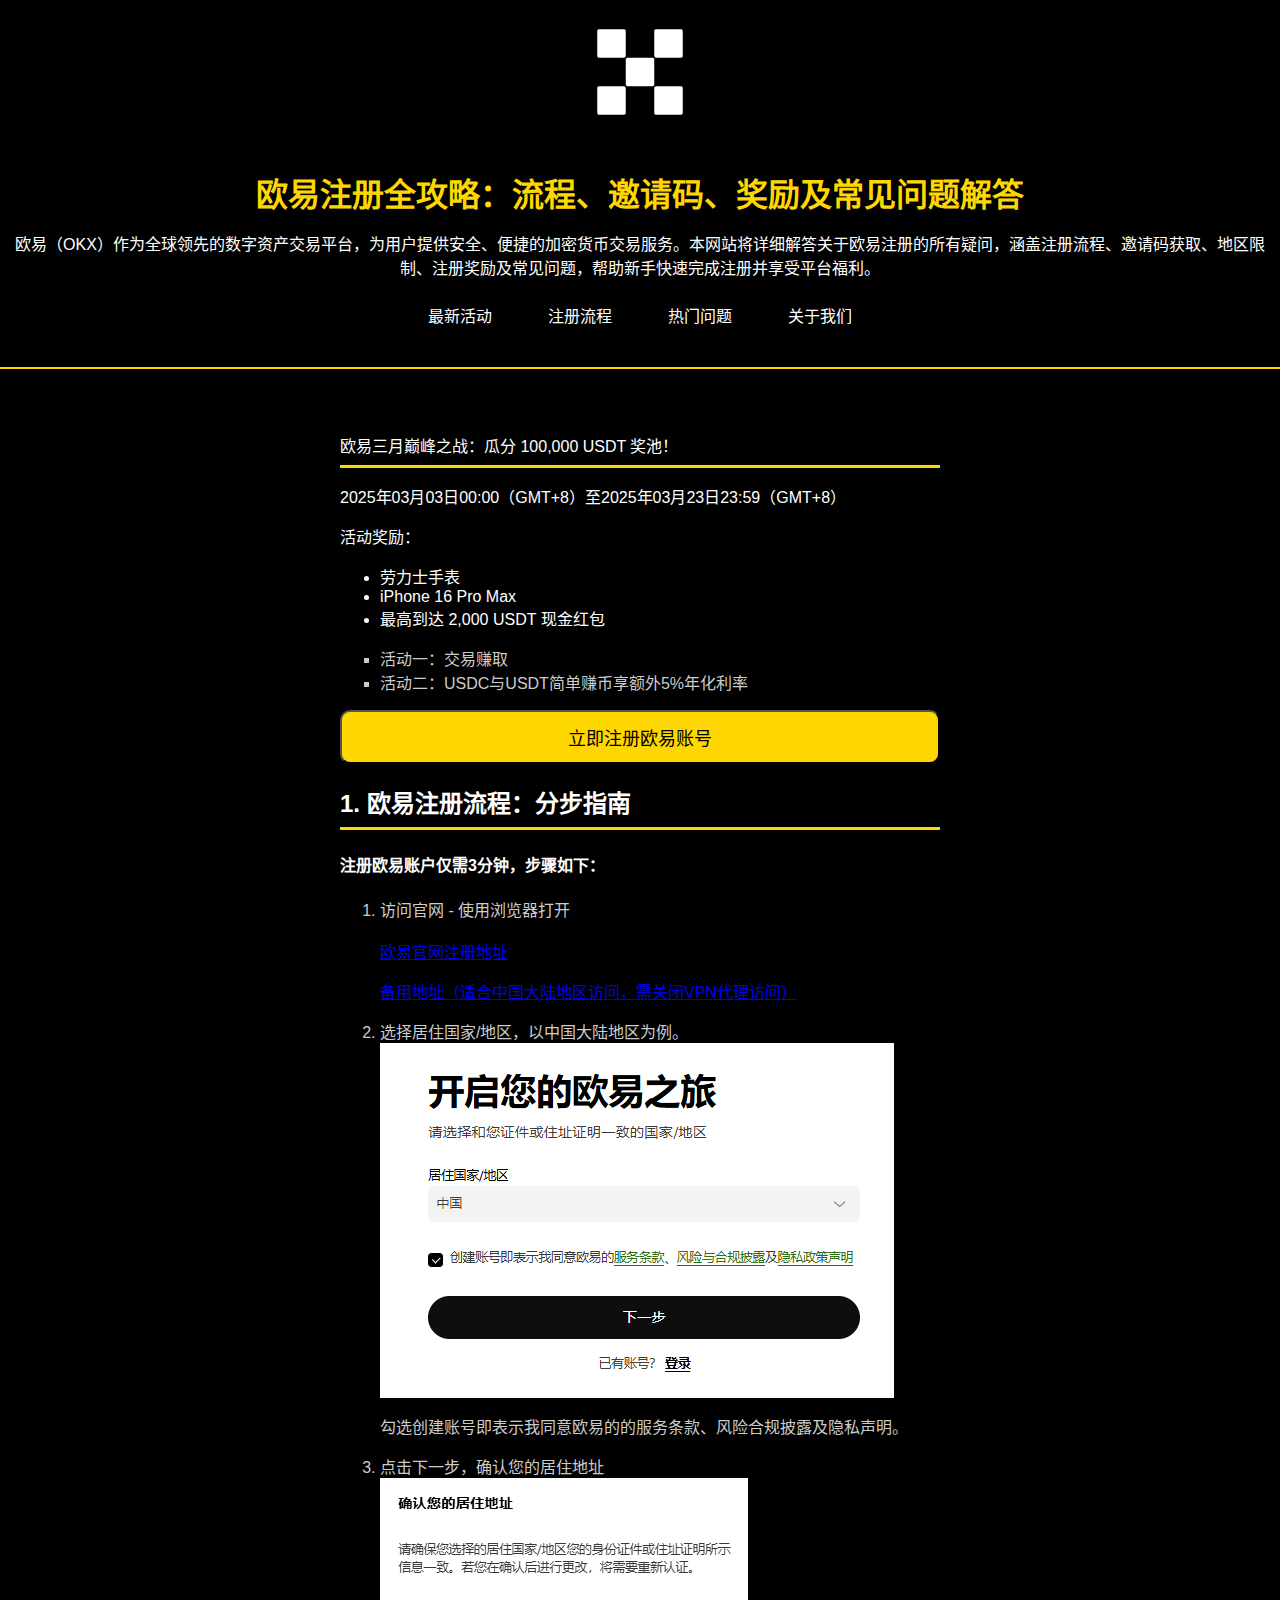
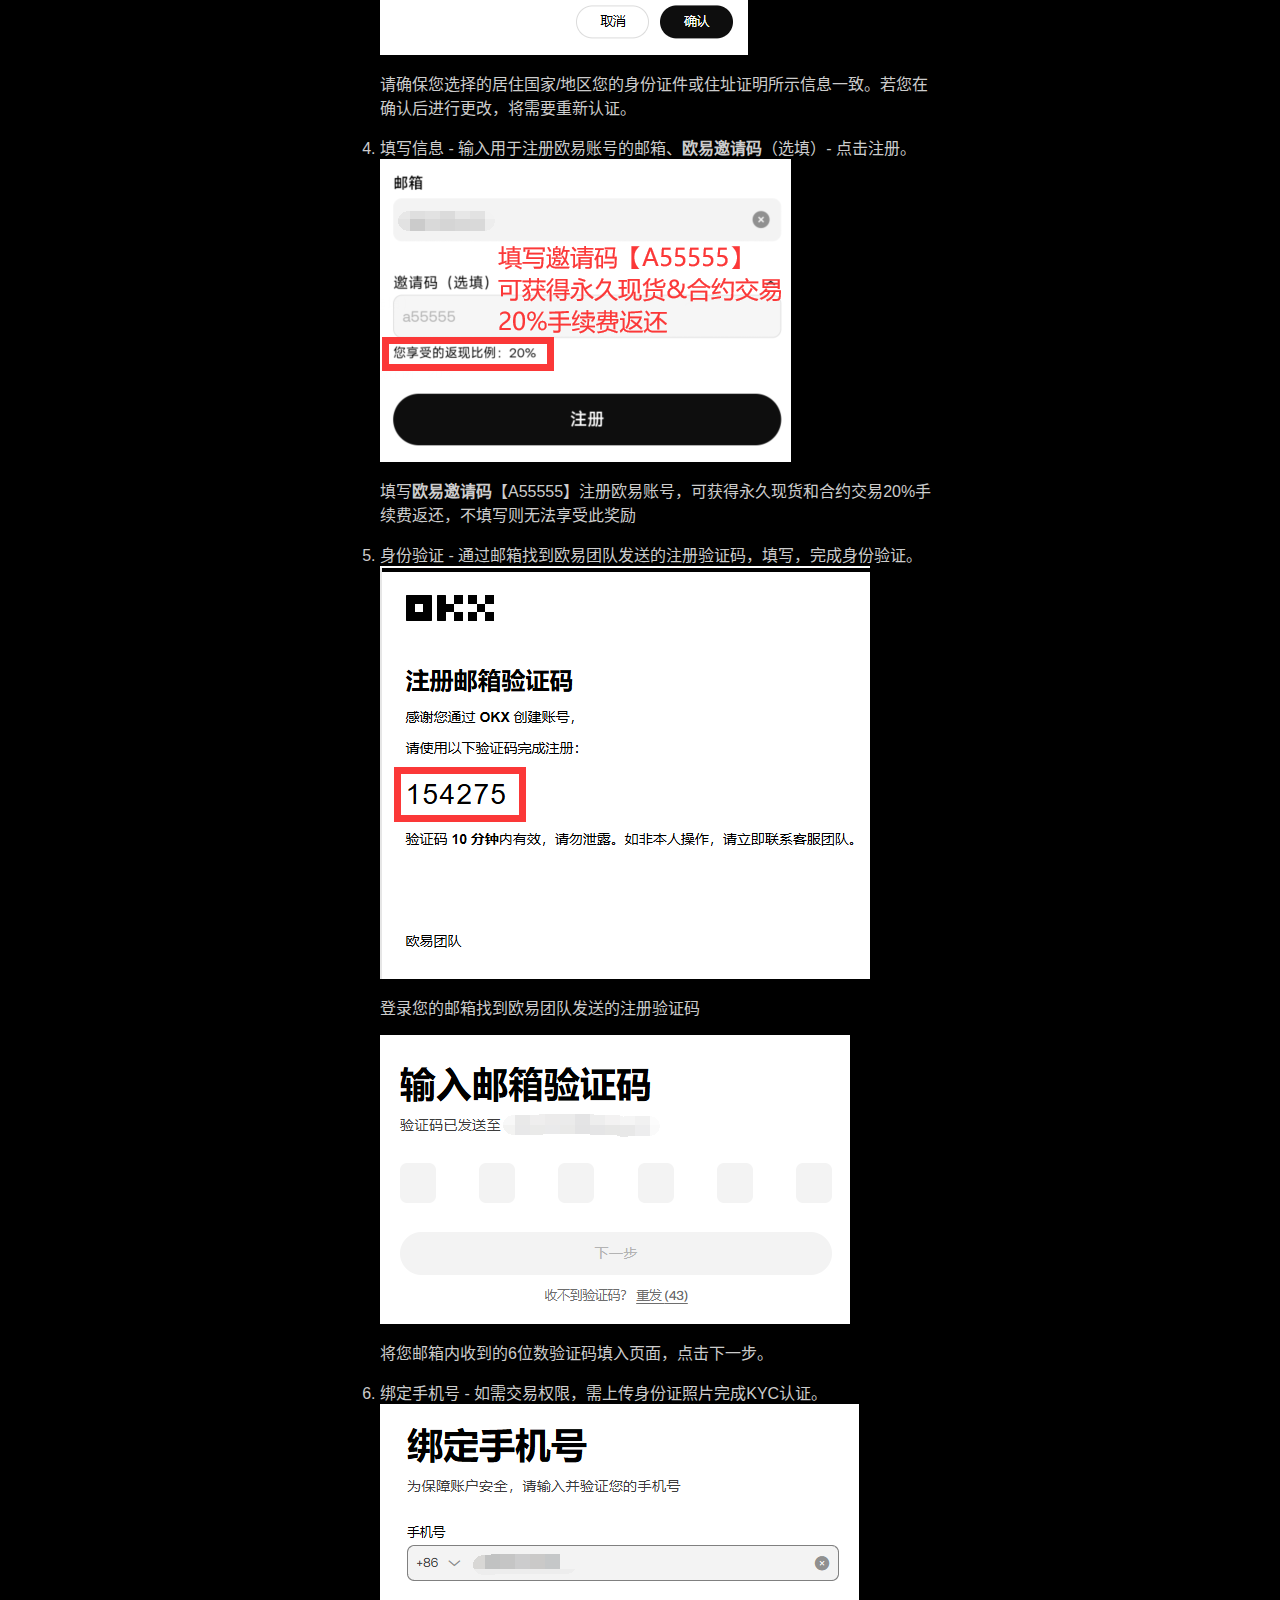
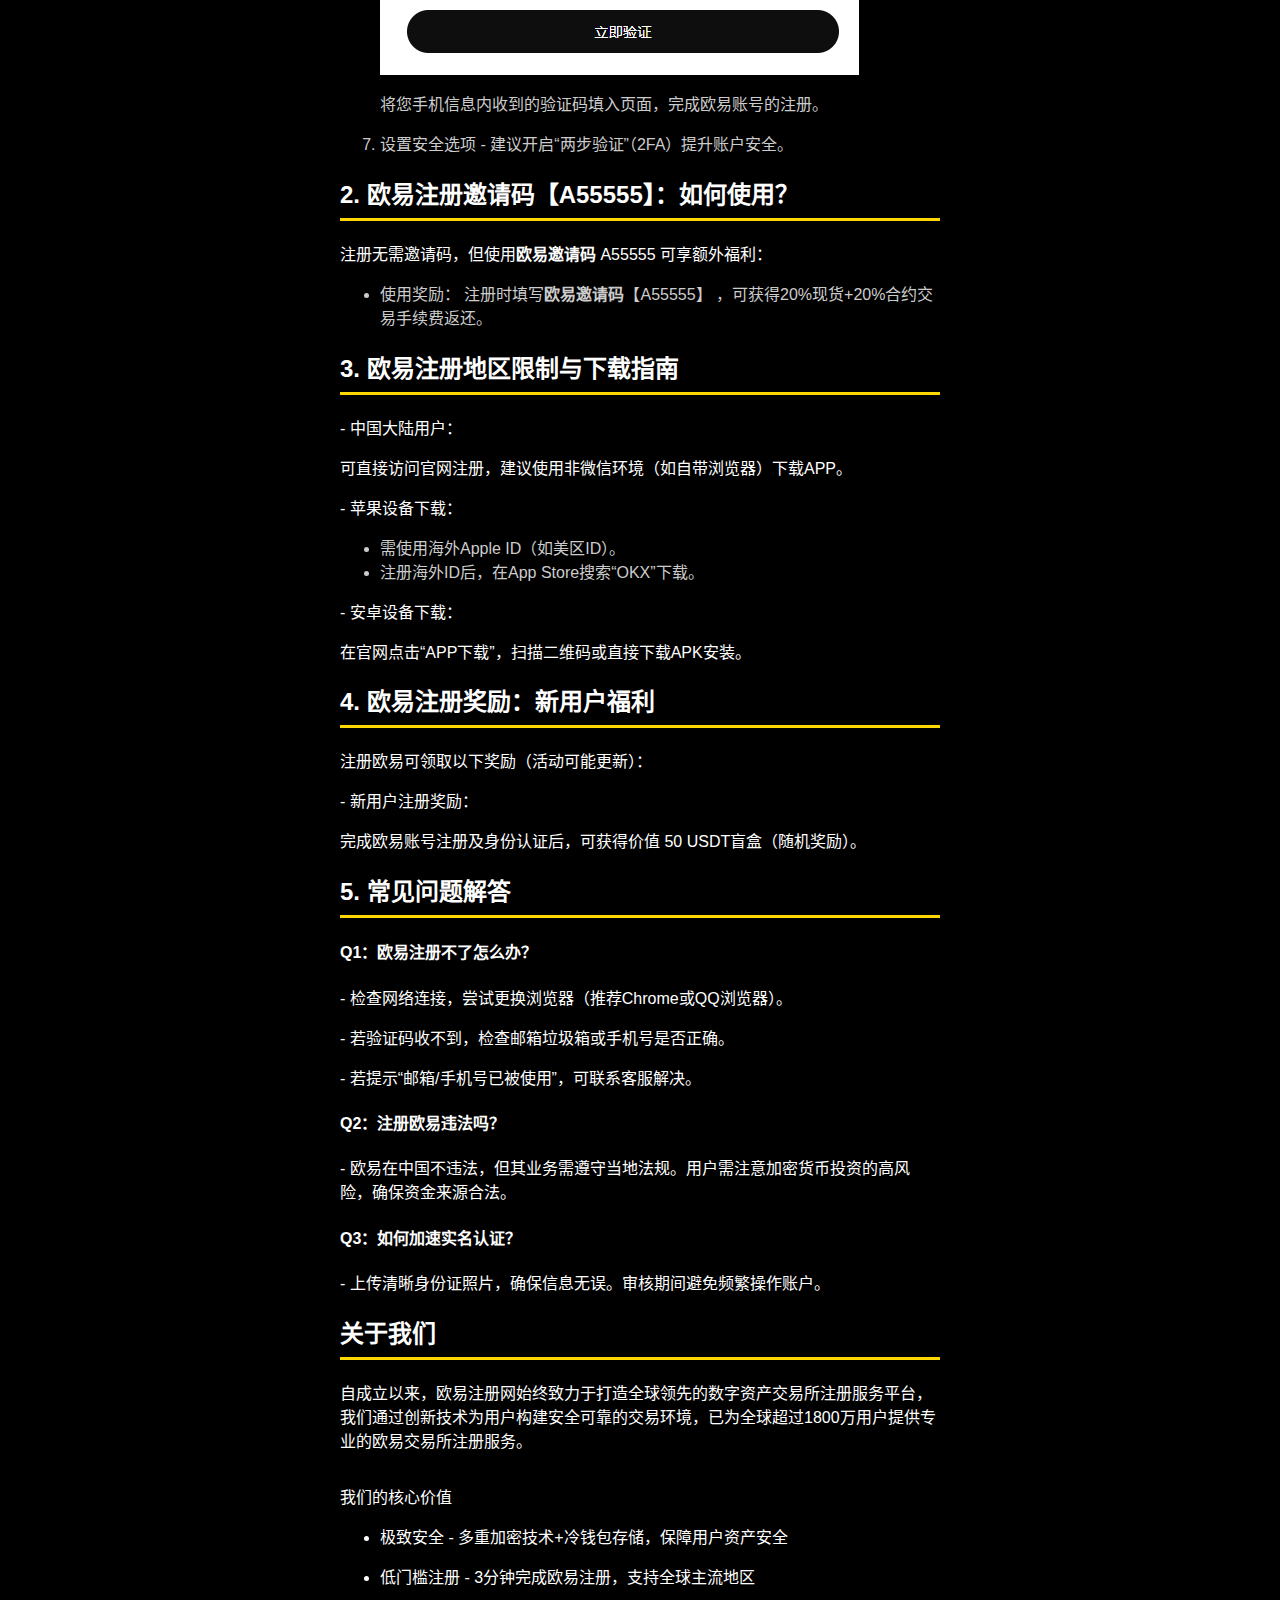
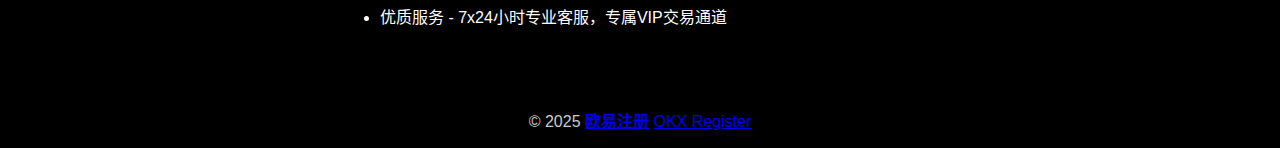
<file: index.html>
<!DOCTYPE html>
<html lang="zh-CN">
<head>
    <meta charset="UTF-8">
    <meta name="viewport" content="width=device-width, initial-scale=1.0">
    <title>欧易注册全攻略：流程、邀请码、奖励及常见问题解答</title>
    <meta name="description" content="欧易（OKX）作为全球领先的数字资产交易所平台，为用户提供安全、便捷的加密货币交易服务。本网站将详细解答关于欧易注册的所有疑问，涵盖注册流程、邀请码获取、地区限制、注册奖励及常见问题，帮助新手快速完成注册并享受平台福利。">
    <meta name="keywords" content="欧易注册,注册欧易,欧易邀请码,OKX注册,欧意注册,注册OKX,注册欧意,欧易交易所注册,数字货币注册,加密钱包注册,欧易钱包注册,欧意钱包注册,OKX钱包注册">
    <meta name="author" content="欧易注册网">
    <meta name="reply-to" content="support@okx.com">
    <meta name="genre" content="Website">
    <meta name="coverage" content="全球">

    <link rel="canonical" href="https://xn--26q431covdm2bl74b.com" />
    <link rel="apple-touch-icon" href="https://xn--26q431covdm2bl74b.com/ico.png">
    <link rel="icon" href="https://xn--26q431covdm2bl74b.com/ico.png">
    <link rel="shortcut icon" href="https://xn--26q431covdm2bl74b.com/ico.png">

    <meta property="og:title" content="欧易注册 - 欧易(欧意)OKX钱包/交易所注册" />
    <meta property="og:url" content="https://xn--26q431covdm2bl74b.com" />
    <meta property="og:description" content="欧易注册网为您提供全球领先的数字资产交易所注册服务，支持比特币/以太坊等主流币种及加密钱包注册。" />
    <meta property="og:type" content="product"/>
    <meta property="og:site_name" content="欧易注册" />
    <meta property="og:image" content="https://xn--26q431covdm2bl74b.com/logo.png" />


    <style>
        :root {
            --primary-color: #000000;
            --secondary-color: #333333;
            --highlight-color: #ffd700;
            --background-gray: #1a1a1a;
        }

        body {
            background-color: var(--primary-color);
            color: #ffffff;
            min-height: 100vh;
            margin: 0;
            font-family: -apple-system, BlinkMacSystemFont, "Segoe UI", Helvetica, Arial, sans-serif;
        }

        .container {
            max-width: 1200px;
            margin: 0 auto;
            padding: 2rem;
        }

        header {
            text-align: center;
            padding-bottom: 2rem;
            border-bottom: 2px solid #ffd700;
        }

        h1 {
            color: #ffd700;
            text-shadow: 2px 2px 4px #000000;
            margin-bottom: 1rem;
        }

        nav {
            display: flex;
            justify-content: center;
            gap: 1.5rem;
            margin-top: 1rem;
        }

        nav a {
            color: #ffffff;
            text-decoration: none;
            padding: 0.5rem 1rem;
            border-radius: 5px;
            transition: all 0.3s ease;
        }

        nav a.active { background-color: var(--highlight-color); color: var(--primary-color); }
        nav a:hover { background-color: #ffb90f; }

        main {
            max-width: 600px;
            margin: 2rem auto;
        }

        h2 {
            color: #ffffff;
            border-bottom: 3px solid #ffd700;
            padding-bottom: 0.5rem;
        }

        ol {
            list-style-type: decimal;
            margin: 1rem 0;
            color: #cccccc;
        }

        .register-button {
            background-color: var(--highlight-color);
            color: var(--primary-color);
            border-radius: 10px;
            padding: 12px 24px;
            font-size: 18px;
            box-shadow: 0 4px 8px rgba(0,0,0,0.2);
            transition: transform 0.3s ease;
            width: 100%;
        }

        .register-button:hover {
            background-color: #ffb90f;
            transform: translateY(-3px);
        }

        @media (max-width: 768px) {
            .container { padding: 1rem; }
            main { width: 90%; }
            .register-button { padding: 15px 20px; font-size: 16px; border-radius: 8px; }
        }

        .form-group input {
            width: 100%;
            padding: 12px 15px;
            font-size: 14px;
            border: 1px solid #444444;
            border-radius: 5px;
            margin-bottom: 1rem;
        }

        .core-values {
            margin-top: 2rem;
        }

        .core-values li {
            margin-bottom: 1rem;
        }

        .core-values strong {
            color: #ffd700;
            font-weight: 600;
        }
        .adaptive-image {
            max-width: 100%;
            height: auto;
            display: block;
}
    </style>
</head>
<body>
    <header>
<img src="ico.png" alt="欧易注册网站logo" />
        <h1>欧易注册全攻略：流程、邀请码、奖励及常见问题解答</h1>
        <p>欧易（OKX）作为全球领先的数字资产交易平台，为用户提供安全、便捷的加密货币交易服务。本网站将详细解答关于欧易注册的所有疑问，涵盖注册流程、邀请码获取、地区限制、注册奖励及常见问题，帮助新手快速完成注册并享受平台福利。</p>
        <nav>
            <a href="#activity">最新活动</a>
            <a href="#register">注册流程</a>
            <a href="#faq">热门问题</a>
            <a href="#about">关于我们</a>
        </nav>
    </header>
    <div class="container">
        <main>
            <section id="activity">
<p style="color: #ffffff;
            border-bottom: 3px solid #ffd700;
            padding-bottom: 0.5rem;">欧易三月巅峰之战：瓜分 100,000 USDT 奖池！</p>
<p>2025年03月03日00:00（GMT+8）至2025年03月23日23:59（GMT+8）</p>
                   <p>活动奖励：</p>
                    <ul>
                        <li>劳力士手表</li>
                        <li>iPhone 16 Pro Max</li>
                        <li>最高到达 2,000 USDT 现金红包</li>
                    </ul>
                
                <ul style="list-style-type: square; color: #cccccc;">
                    <li>活动一：交易赚取</li>
                    <li>活动二：USDC与USDT简单赚币享额外5%年化利率</li>
                </ul>
                <a href="https://www.okx.com/join/a55555" rel="nofollow" target="_blank">
                    <button class="register-button">立即注册欧易账号</button>
                </a>
            </section>

            <section id="register">
                <h2>1. 欧易注册流程：分步指南</h2>
                <h4>注册欧易账户仅需3分钟，步骤如下：</h4>  
                <ol style="color: #cccccc;">
                    <li>访问官网  
- 使用浏览器打开</br></br><a href="https://www.okx.com/join/a55555" rel="nofollow" target="_blank">欧易官网注册地址</a>
<p><a href="https://www.okx.com/join/a55555" rel="nofollow" target="_blank">备用地址（适合中国大陆地区访问，需关闭VPN代理访问）</a></p>
</li>
<li>
选择居住国家/地区，以中国大陆地区为例。  

<img
    class="adaptive-image"
    src="image/为欧易账号选择注册地区.webp"
    alt="为欧易账号选择注册地区" />

  <p>勾选创建账号即表示我同意欧易的的服务条款、风险合规披露及隐私声明。</p></li>
                    <li>点击下一步，确认您的居住地址
<img
    class="adaptive-image"
    src="image/确认.webp"
    alt="确认欧易账号的注册地区" />
</li>
<p>请确保您选择的居住国家/地区您的身份证件或住址证明所示信息一致。若您在确认后进行更改，将需要重新认证。</p>
                    <li>填写信息  
- 输入用于注册欧易账号的邮箱、<strong>欧易邀请码</strong>（选填）- 点击注册。
<img
    class="adaptive-image"
    src="image/填写注册欧易使用的邮箱账和邀请码.webp"
    alt="填写注册欧易使用的邮箱账和邀请码" />
<p>填写<strong>欧易邀请码</strong>【A55555】注册欧易账号，可获得永久现货和合约交易20%手续费返还，不填写则无法享受此奖励</p>
                    <li>身份验证  
- 通过邮箱找到欧易团队发送的注册验证码，填写，完成身份验证。  
<img
    class="adaptive-image"
    src="image/在邮箱找到验证码.webp"
    alt="注册邮箱验证码" />
<p>登录您的邮箱找到欧易团队发送的注册验证码</p>
</li>
<img
    class="adaptive-image"
    src="image/输入邮箱验证码.webp"
    alt="输入邮箱验证码" />
<p>将您邮箱内收到的6位数验证码填入页面，点击下一步。</p>
</li>
                    <li>绑定手机号  
- 如需交易权限，需上传身份证照片完成KYC认证。
<img
    class="adaptive-image"
    src="image/为您注册的欧易账号绑定手机号.webp"
    alt="为您注册的欧易账号绑定手机号" />
<p>将您手机信息内收到的验证码填入页面，完成欧易账号的注册。</p>
</li>
                    <li>设置安全选项  
- 建议开启“两步验证”（2FA）提升账户安全。   </li>
                </ol>


<h2>2. 欧易注册邀请码【A55555】：如何使用？  </h2>
<p>注册无需邀请码，但使用<strong>欧易邀请码</strong> A55555 可享额外福利： </p>  
                <ul style="color: #cccccc;">
                    <li>使用奖励：  
  注册时填写<strong>欧易邀请码</strong>【A55555】 ，可获得20%现货+20%合约交易手续费返还。</li>
                </ul>

 <h2> 3. 欧易注册地区限制与下载指南</h2>
<p>- 中国大陆用户：</p> 
<p> 可直接访问官网注册，建议使用非微信环境（如自带浏览器）下载APP。</p> 
<p>- 苹果设备下载：</p>
<ul style="color: #cccccc;">
<li>需使用海外Apple ID（如美区ID）。</li>  
<li>注册海外ID后，在App Store搜索“OKX”下载。</li>
</ul>
<p>- 安卓设备下载：</p> 
<p>在官网点击“APP下载”，扫描二维码或直接下载APK安装。</p>  


 <h2> 4. 欧易注册奖励：新用户福利</h2>
<p>注册欧易可领取以下奖励（活动可能更新）：</p>
<p>- 新用户注册奖励：</p>
<p>完成欧易账号注册及身份认证后，可获得价值 50 USDT盲盒（随机奖励）。</p>

</section>

<section id="faq">
<div class="question">
<h2> 5. 常见问题解答</h2>
<h4>Q1：欧易注册不了怎么办？</h4>
<p>- 检查网络连接，尝试更换浏览器（推荐Chrome或QQ浏览器）。</p>
<p>- 若验证码收不到，检查邮箱垃圾箱或手机号是否正确。</p>
<p>- 若提示“邮箱/手机号已被使用”，可联系客服解决。</p>
</div>
<div class="question">
<h4>Q2：注册欧易违法吗？</h4>
<p>- 欧易在中国不违法，但其业务需遵守当地法规。用户需注意加密货币投资的高风险，确保资金来源合法。</p>
</div>
                <div class="question">
<h4>Q3：如何加速实名认证？</h4>  
<p>- 上传清晰身份证照片，确保信息无误。审核期间避免频繁操作账户。</p>
</section>




            <section id="about">
                <h2>关于我们</h2>
                <p>自成立以来，欧易注册网始终致力于打造全球领先的数字资产交易所注册服务平台，我们通过创新技术为用户构建安全可靠的交易环境，已为全球超过1800万用户提供专业的欧易交易所注册服务。</p>
                <div class="core-values">
                    <p>我们的核心价值</p>
                    <ul>
                        <li>极致安全 - 多重加密技术+冷钱包存储，保障用户资产安全</li>
                        <li>低门槛注册 - 3分钟完成欧易注册，支持全球主流地区</li>
                        <li>优质服务 - 7x24小时专业客服，专属VIP交易通道</li>
                    </ul>
                </div>
            </section>
        </main>
    </div>
</body>
<script type="application/ld+json">
{
    "@context": "https://schema.org",
    "@type": "Article",
    "headline": "欧易注册全攻略：流程、邀请码、奖励及常见问题解答",
    "description": "欧易注册网为您提供详细的欧易注册流程、邀请码使用方法及常见问题解答，帮助新手快速完成注册并享受平台福利。",
    "image": "https://xn--26q431covdm2bl74b.com/logo.png",
    "datePublished": "2025-03-09T20:00:00Z",
    "dateModified": "2025-03-09T20:00:00Z",
    "author": {
        "@type": "Person",
        "name": "欧易注册网",
        "url": "https://xn--26q431covdm2bl74b.com"
    },
    "publisher": {
        "@type": "Organization",
        "name": "欧易注册网",
        "logo": {
            "@type": "ImageObject",
            "url": "https://xn--26q431covdm2bl74b.com/logo.png"
        }
    }
}
</script>
    <footer>
        <p style="color: #cccccc; text-align: center;">© 2025 <a href="https://xn--26q431covdm2bl74b.com"><strong>欧易注册</strong></a> <a href="https://xn--26q431covdm2bl74b.com/en/index.html">OKX Register</a></p>
    </footer>
</html>
</file>
